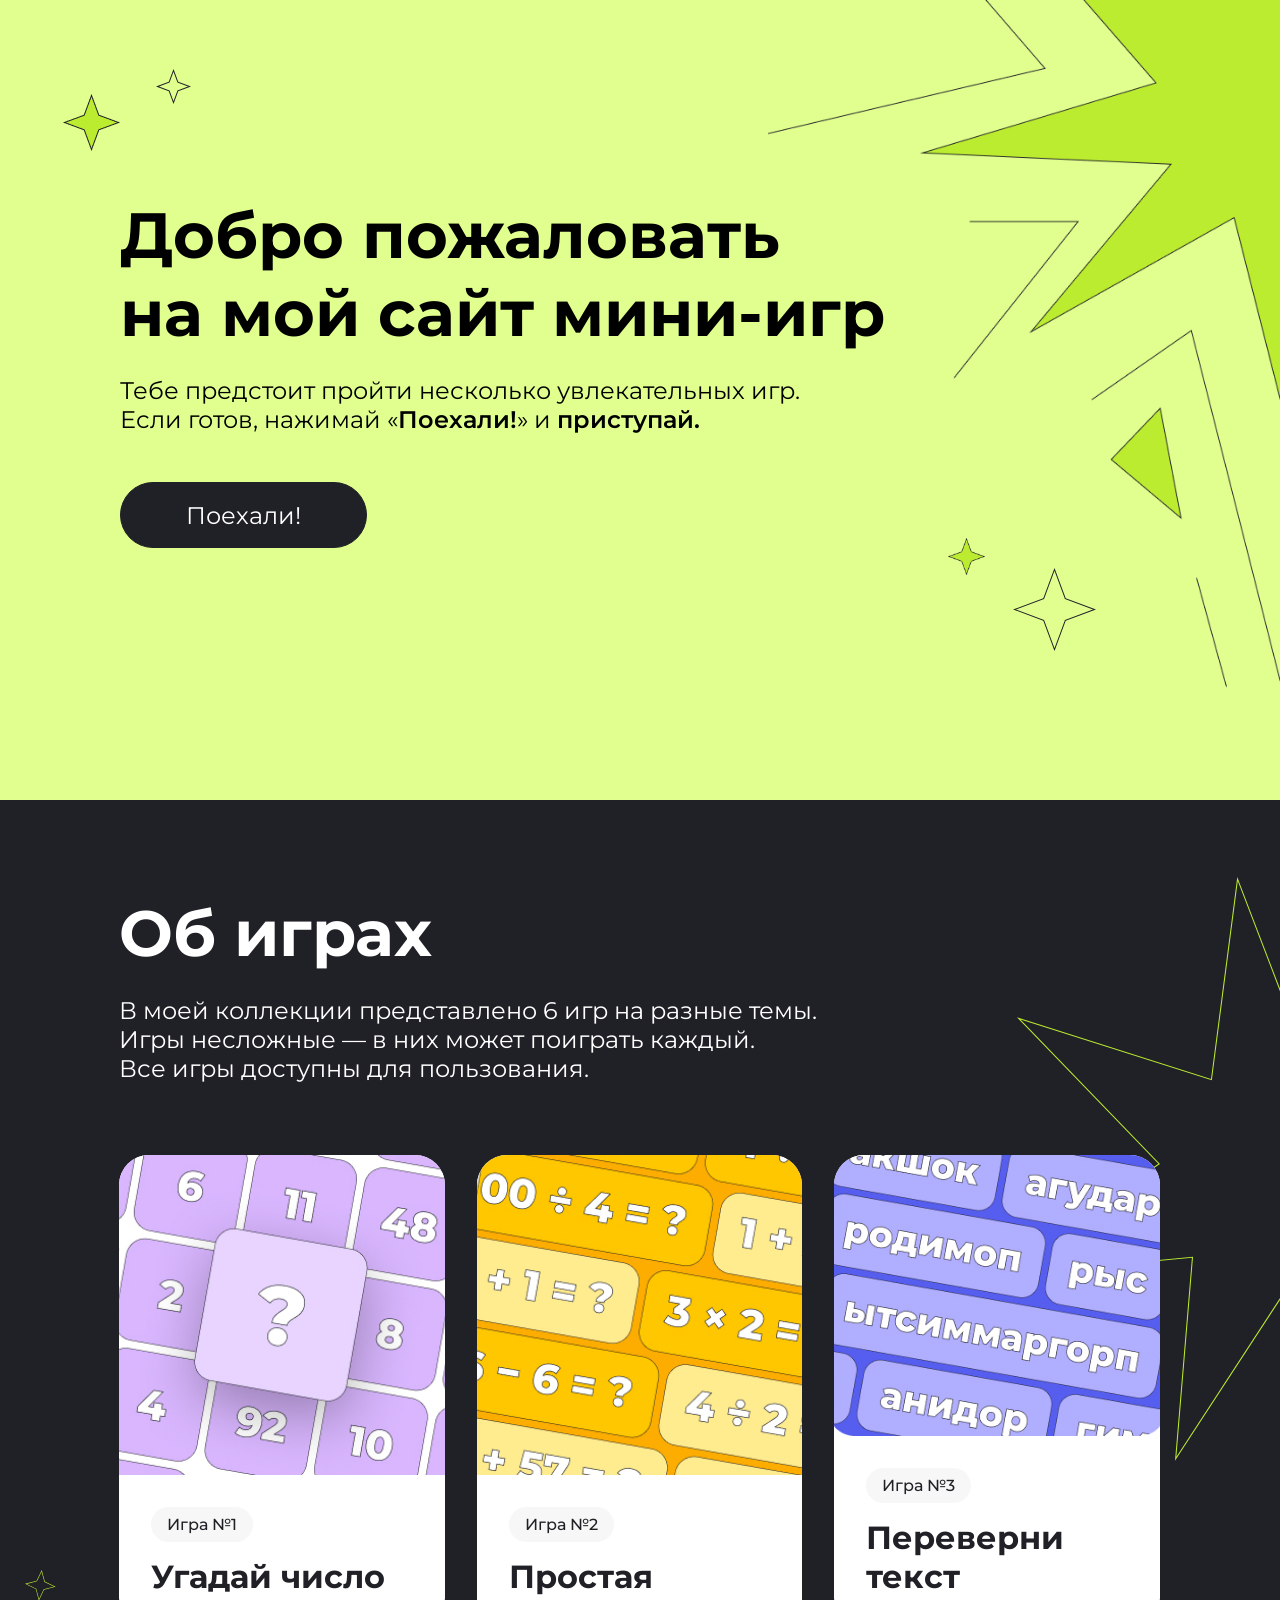
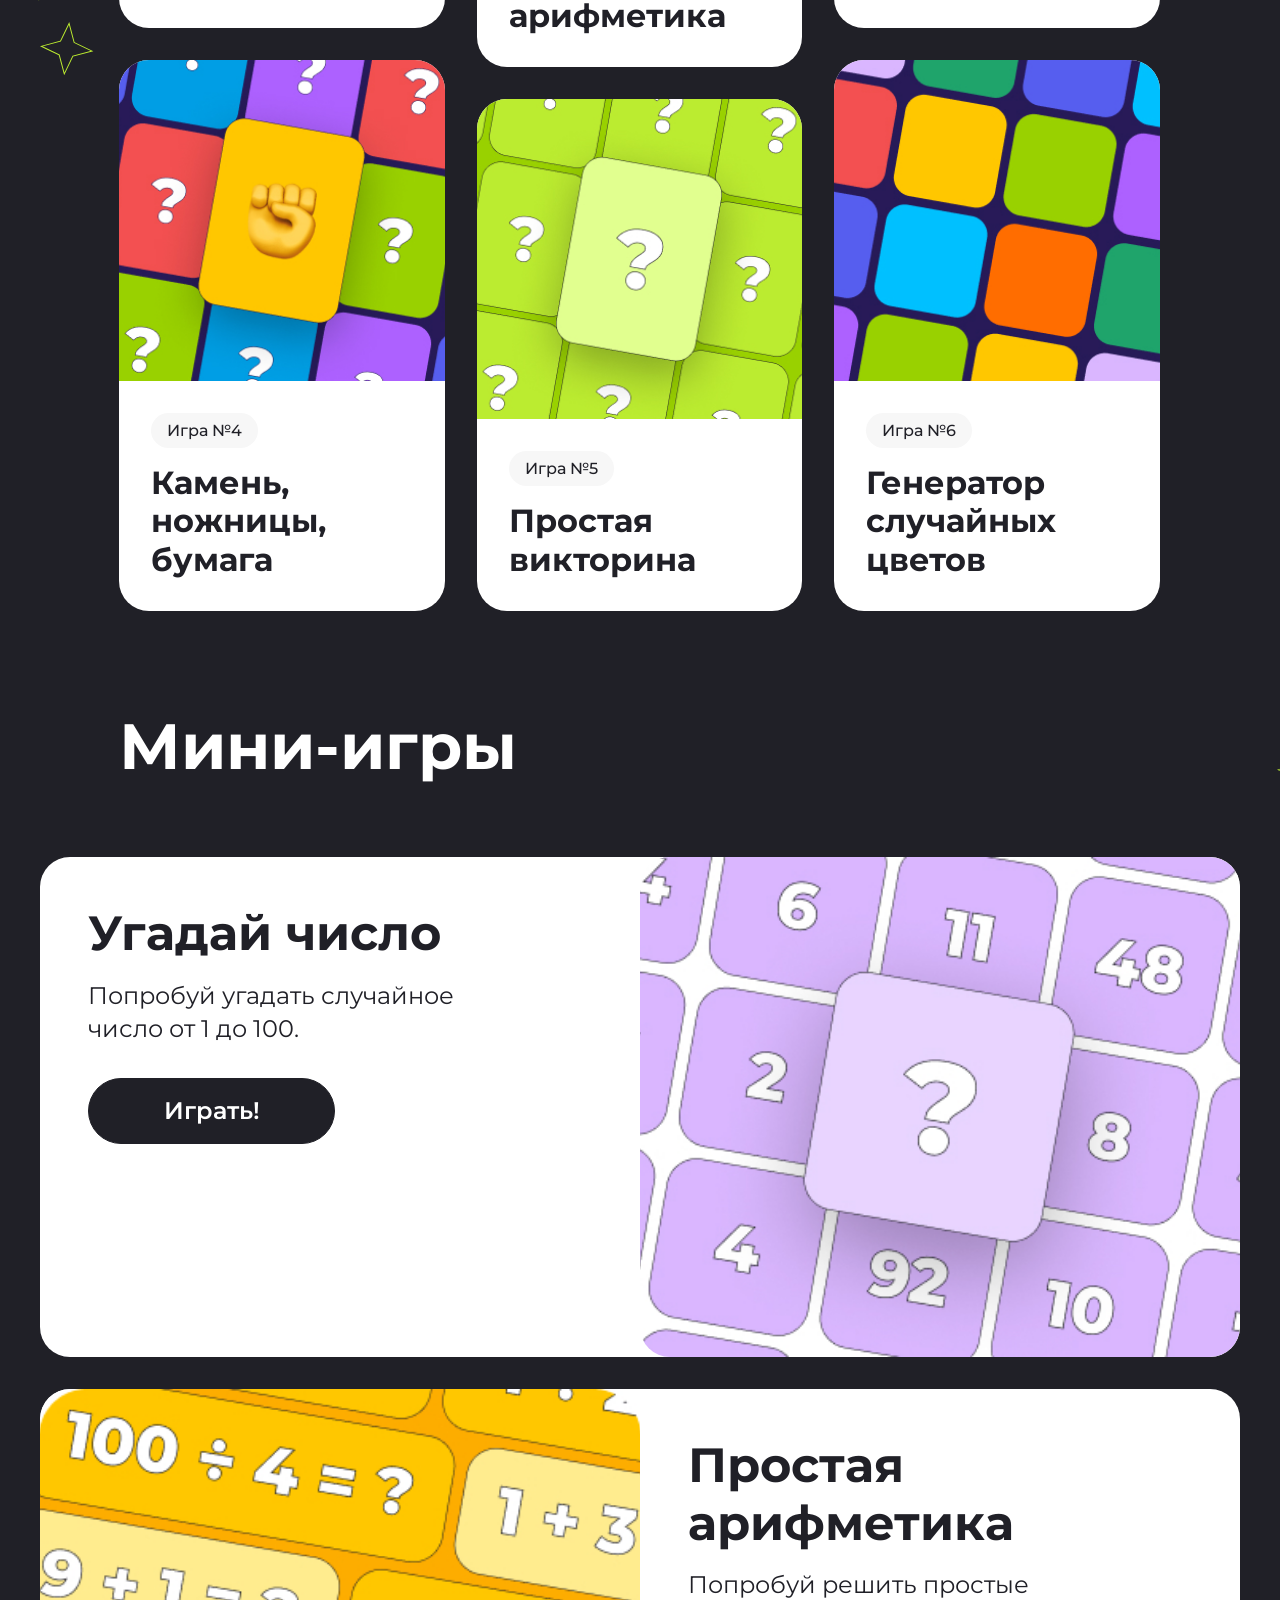
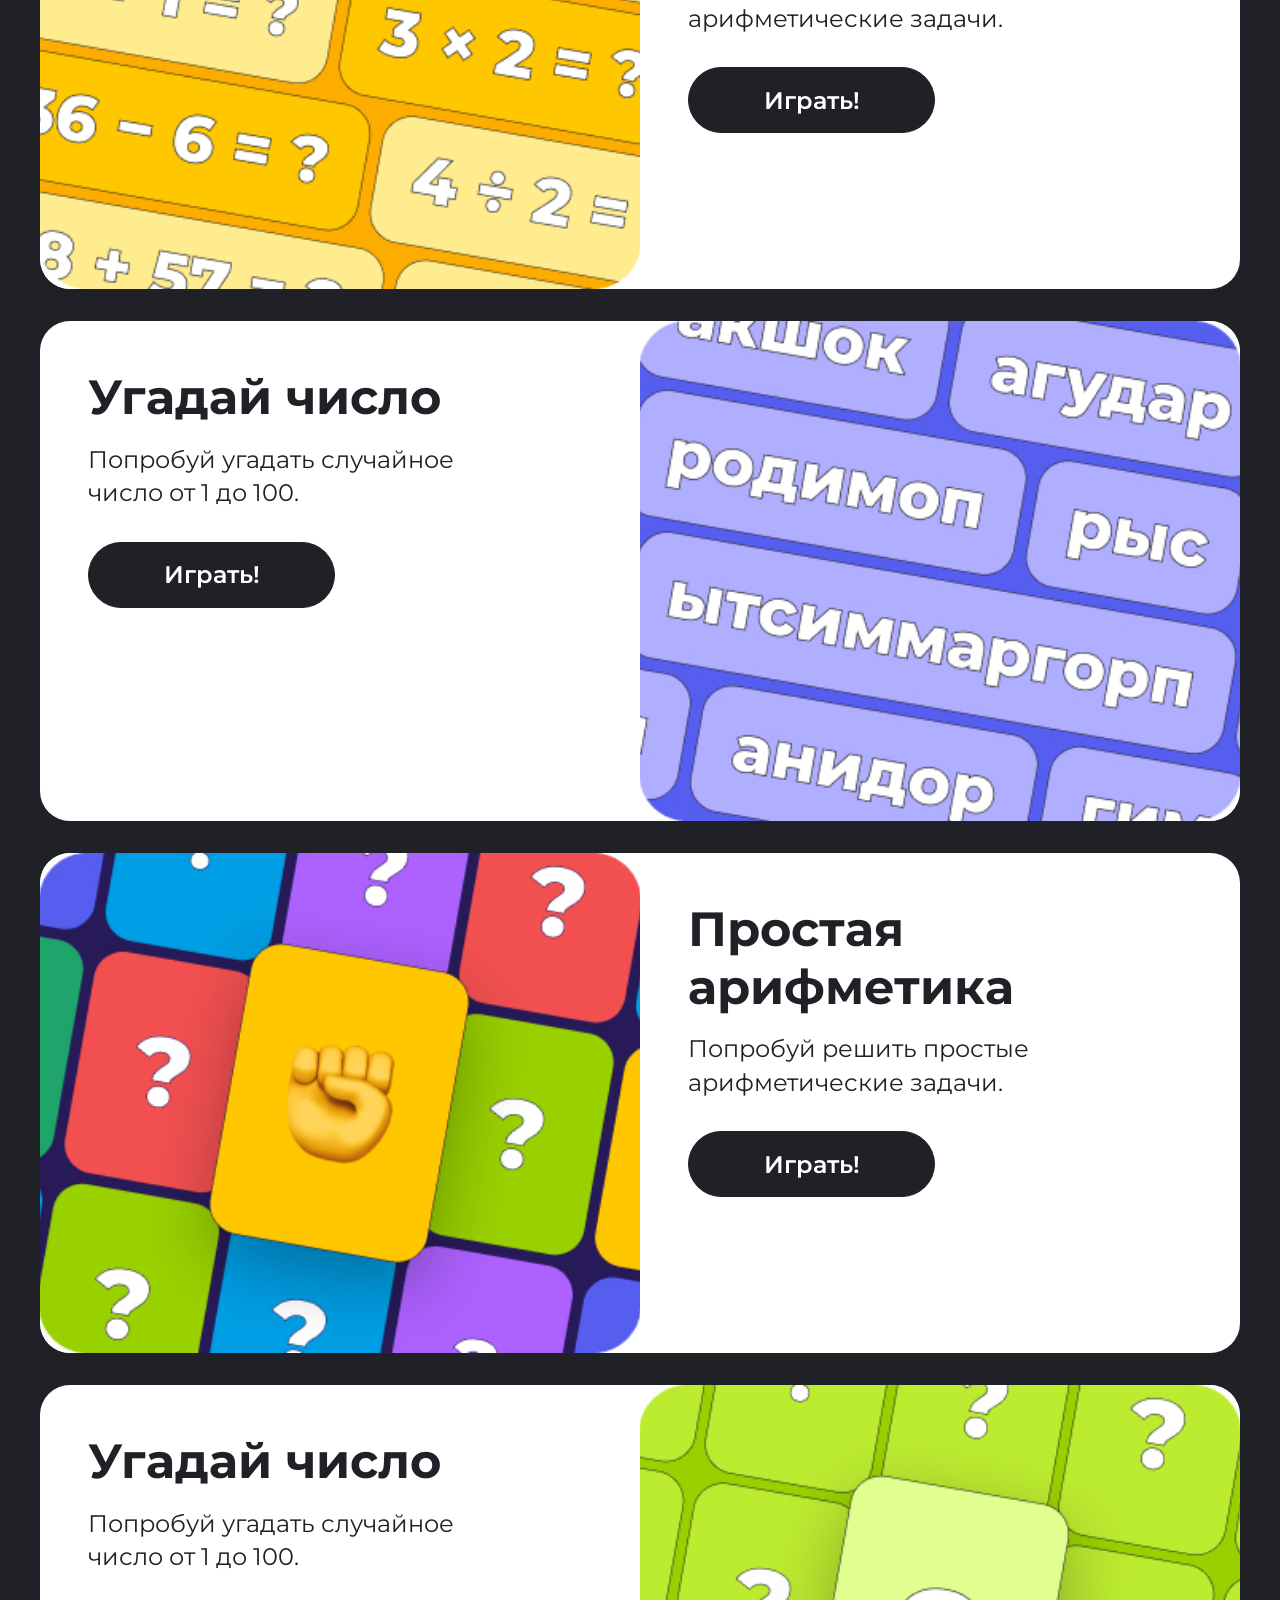
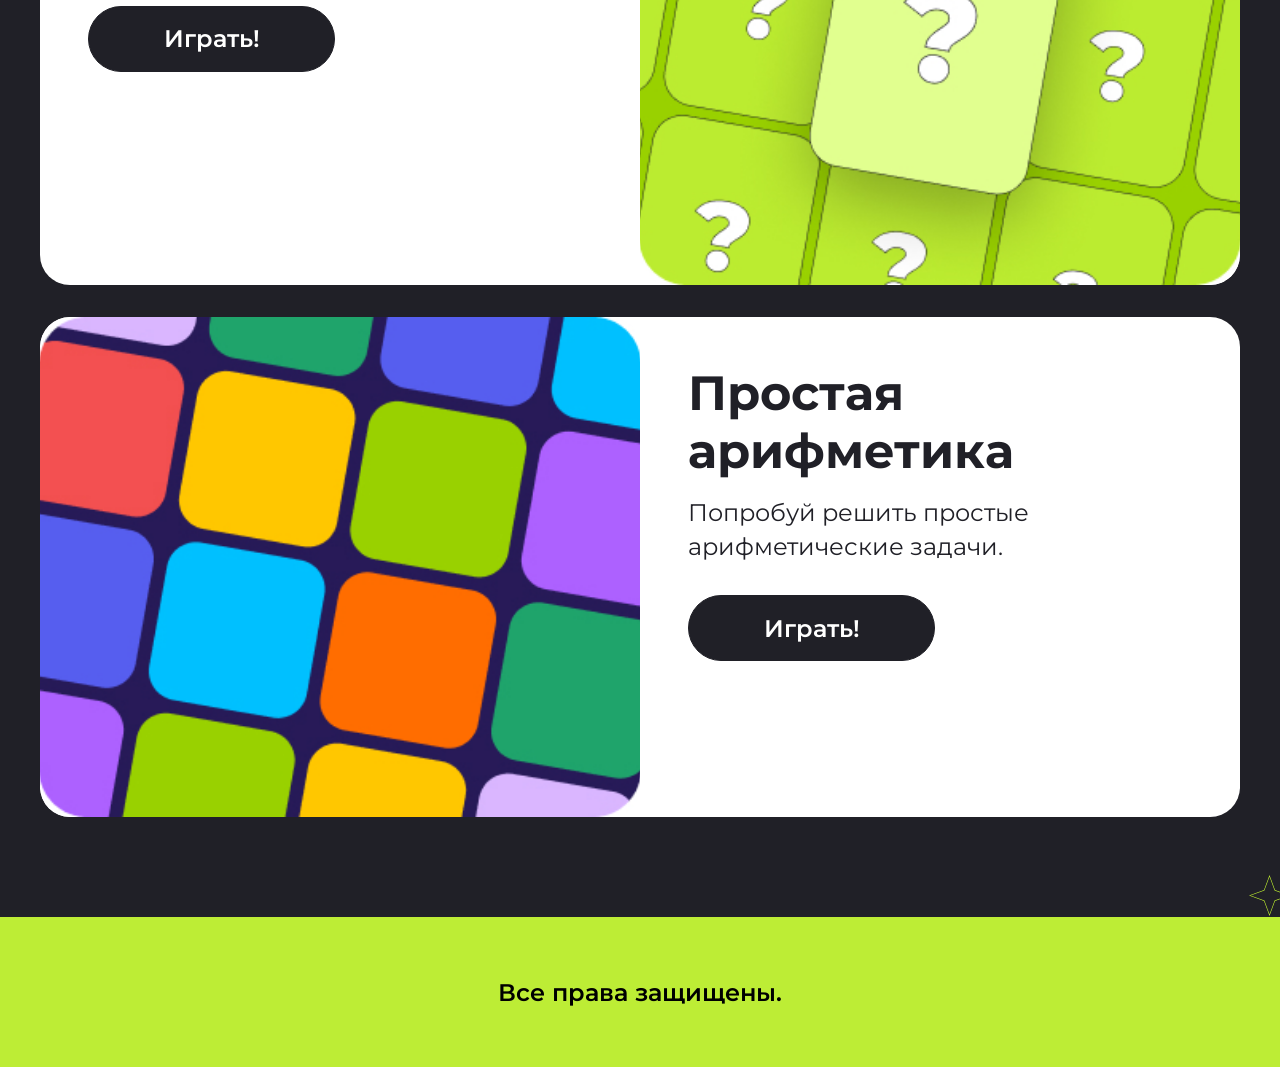
<file: hw-1/index.html>
<!doctype html>
<html lang="ru">
  <head>
    <meta charset="UTF-8" />
    <meta name="viewport" content="width=device-width, initial-scale=1.0" />
    <title>Homework1</title>
    <link rel="preconnect" href="https://fonts.googleapis.com" />
    <link rel="preconnect" href="https://fonts.gstatic.com" crossorigin />
    <link
      href="https://fonts.googleapis.com/css2?family=Montserrat:ital,wght@0,100..900;1,100..900&display=swap"
      rel="stylesheet"
    />
    <link rel="stylesheet" href="style.css" />
  </head>
  <body>
    <header class="header">
      <div class="header__decor">
        <img src="./img/big-star.png" alt="big-star" class="decor-big" />
        <img
          src="./img/dekor-mobil.svg"
          alt="dekor-mobil"
          class="dekor-mobil"
        />
        <img src="./img/Star-green 2.png" alt="star" class="star-1" />
        <img src="./img/Star-bold.svg" alt="star" class="star-2" />
        <img src="./img/Star-green 2.png" alt="star" class="star-3" />
        <img src="./img/Star.svg" alt="star" class="star-4" />
        <img src="./img/Star-mobil.svg" alt="star-mobil" class="star-mobil-1" />
        <img src="./img/Star-bold.svg" alt="star-mobil" class="star-mobil-2" />
      </div>

      <div class="header__content">
        <h1 class="header__name">
          Добро пожаловать <br class="br-desktop" />
          <span class="pair">на мой сайт</span>
          <span class="pair">мини-игр</span>
        </h1>
        <p class="header__paragraph">
          <span class="pair">Тебе предстоит пройти несколько</span>
          <span class="pair"
            >увлекательных игр. <br />
            Если готов,</span
          >
          <span class="pair"
            >нажимай «<b>Поехали!</b>» и <b>приступай.</b></span
          >
        </p>
        <a class="header__button" href="#games-section">Поехали!</a>
        <a class="header__button-mob" href="#mobil-games">Поехали!</a>
      </div>
    </header>

    <section class="hero">
      <div class="hero__decor">
        <img
          src="./img/Star-section.svg"
          alt="Star-section"
          class="Star-section"
        />
        <img src="./img/Star-black.svg" alt="Star-black" class="Star-5" />
        <img src="./img/Star-black.svg" alt="Star-black" class="Star-6" />
      </div>
      <h2 class="hero__name" id="games-section">Об играх</h2>
      <p class="hero__paragraph">
        В моей коллекции представлено 6 игр на разные темы. <br />
        Игры несложные — в них может поиграть каждый. <br />
        Все игры доступны для пользования.
      </p>
      <div class="games">
        <!-- Карточка 1 -->
        <a href="#game-1" class="game-card">
          <div class="game-card__img-wrapper">
            <img
              src="./img/game1.jpg"
              alt="Угадай число"
              class="game-card__img"
            />
          </div>
          <div class="card-one">
            <span class="game-card__badge">Игра №1</span>
            <h3 class="game-card__title">Угадай число</h3>
          </div>
        </a>

        <!-- Карточка 2 -->
        <a href="#game-2" class="game-card">
          <div class="game-card__img-wrapper">
            <img
              src="./img/game2.jpg"
              alt="Простая арифметика"
              class="game-card__img"
            />
          </div>
          <div class="game-card__content">
            <span class="game-card__badge">Игра №2</span>
            <h3 class="game-card__title">Простая арифметика</h3>
          </div>
        </a>

        <!-- Карточка 3 -->
        <a href="#game-3" class="game-card">
          <div class="game-card__img-wrapper">
            <img
              src="./img/game3.jpg"
              alt="Простая арифметика"
              class="game-card__img"
            />
          </div>
          <div class="game-card__content">
            <span class="game-card__badge">Игра №3</span>
            <h3 class="game-card__title">Переверни текст</h3>
          </div>
        </a>

        <!-- Карточка 4 -->
        <a href="#game-4" class="game-card">
          <div class="game-card__img-wrapper">
            <img
              src="./img/game4.jpg"
              alt="Простая арифметика"
              class="game-card__img"
            />
          </div>
          <div class="game-card__content">
            <span class="game-card__badge">Игра №4</span>
            <h3 class="game-card__title">
              Камень, <br />
              ножницы, <br />
              бумага
            </h3>
          </div>
        </a>

        <!-- Карточка 5 -->
        <a href="#game-5" class="game-card">
          <div class="game-card__img-wrapper">
            <img
              src="./img/game5.jpg"
              alt="Простая арифметика"
              class="game-card__img"
            />
          </div>
          <div class="game-card__content">
            <span class="game-card__badge">Игра №5</span>
            <h3 class="game-card__title">Простая викторина</h3>
          </div>
        </a>

        <!-- Карточка 6 -->
        <a href="#game-6" class="game-card">
          <div class="game-card__img-wrapper">
            <img
              src="./img/game6.jpg"
              alt="Простая арифметика"
              class="game-card__img"
            />
          </div>
          <div class="game-card__content">
            <span class="game-card__badge">Игра №6</span>
            <h3 class="game-card__title">
              Генератор случайных <br />
              цветов
            </h3>
          </div>
        </a>
      </div>
    </section>

    <section class="hero-mobile">
      <h2 class="hero-mobile__name" id="mobil-games">Мини-игры</h2>

      <div class="games-list">
        <article class="game-card">
          <div class="game-card__img-wrapper">
            <img
              src="./img/game1.jpg"
              alt="Угадай число"
              class="game-card__img"
            />
          </div>
          <div class="game-card__content">
            <h3 class="game-card__title">Угадай число</h3>
            <p class="game-card__paragraph">
              Попробуй угадать случайное число от 1 до 100.
            </p>
            <a href="#" class="game-card__button">Играть!</a>
          </div>
        </article>

        <article class="game-card">
          <div class="game-card__img-wrapper">
            <img
              src="./img/game2.jpg"
              alt="Угадай число"
              class="game-card__img"
            />
          </div>
          <div class="game-card__content">
            <h3 class="game-card__title">Простая арифметика</h3>
            <p class="game-card__paragraph">
              Попробуй решить простые арифметические задачи.
            </p>
            <a href="#" class="game-card__button">Играть!</a>
          </div>
        </article>

        <article class="game-card">
          <div class="game-card__img-wrapper">
            <img
              src="./img/game3.jpg"
              alt="Угадай число"
              class="game-card__img"
            />
          </div>
          <div class="game-card__content">
            <h3 class="game-card__title">Переверни текст</h3>
            <p class="game-card__paragraph">
              Попробуй ввести текст, который будет перевернут.
            </p>
            <a href="#" class="game-card__button">Играть!</a>
          </div>
        </article>

        <article class="game-card">
          <div class="game-card__img-wrapper">
            <img
              src="./img/game4.jpg"
              alt="Угадай число"
              class="game-card__img"
            />
          </div>
          <div class="game-card__content">
            <h3 class="game-card__title">Камень, ножницы, бумага</h3>
            <p class="game-card__paragraph">
              Сыграй в популярную игру против компьютера.
            </p>
            <a href="#" class="game-card__button">Играть!</a>
          </div>
        </article>

        <article class="game-card">
          <div class="game-card__img-wrapper">
            <img
              src="./img/game5.jpg"
              alt="Угадай число"
              class="game-card__img"
            />
          </div>
          <div class="game-card__content">
            <h3 class="game-card__title">Простая викторина</h3>
            <p class="game-card__paragraph">
              Отвечай на вопросы викторины с вариантами ответов.
            </p>
            <a href="#" class="game-card__button">Играть!</a>
          </div>
        </article>

        <article class="game-card">
          <div class="game-card__img-wrapper">
            <img
              src="./img/game6.jpg"
              alt="Угадай число"
              class="game-card__img"
            />
          </div>
          <div class="game-card__content">
            <h3 class="game-card__title">Генератор случайных цветов</h3>
            <p class="game-card__paragraph">
              Игра, в которой при клике <br />
              на кнопку фон страницы <br />
              меняется на случайный.
            </p>
            <a href="#" class="game-card__button">Играть!</a>
          </div>
        </article>
      </div>
    </section>

    <section class="games-desktop">
      <div class="games-desktop__decor">
        <img src="./img/Star-black.svg" alt="Star-black" class="Star-7" />
        <img src="./img/Star-black.svg" alt="Star-black" class="Star-8" />
        <img src="./img/Star-black2.svg" alt="Star-black2" class="Star-9" />
        <img src="./img/Star-black2.svg" alt="Star-black2" class="Star-10" />
      </div>
      <h2 class="games-desktop__name">Мини-игры</h2>

      <div class="games-list-desktop">
        <!-- Карточка 1 -->
        <article class="game-card-desktop">
          <div class="game-card-desktop__content">
            <h3 class="game-card-desktop__title" id="game-1">Угадай число</h3>
            <p class="game-card-desktop__paragraph">
              Попробуй угадать случайное <br />
              число от 1 до 100.
            </p>
            <a href="#" class="game-card-desktop__button">Играть!</a>
          </div>
          <div class="game-card-desktop__img-wrapper">
            <img
              src="./img/game1.jpg"
              alt="Угадай число"
              class="game-card-desktop__img"
            />
          </div>
        </article>

        <!-- Карточка 2 -->
        <article class="game-card-desktop">
          <div class="game-card-desktop__content">
            <h3 class="game-card-desktop__title" id="game-2">Простая арифметика</h3>
            <p class="game-card-desktop__paragraph">
              Попробуй решить простые арифметические задачи.
            </p>
            <a href="#" class="game-card-desktop__button">Играть!</a>
          </div>
          <div class="game-card-desktop__img-wrapper">
            <img
              src="./img/game2.jpg"
              alt="Простая арифметика"
              class="game-card-desktop__img"
            />
          </div>
        </article>

        <!-- Карточка 3 -->
        <article class="game-card-desktop">
          <div class="game-card-desktop__content">
            <h3 class="game-card-desktop__title" id="game-3">Угадай число</h3>
            <p class="game-card-desktop__paragraph">
              Попробуй угадать случайное <br />
              число от 1 до 100.
            </p>
            <a href="#" class="game-card-desktop__button">Играть!</a>
          </div>
          <div class="game-card-desktop__img-wrapper">
            <img
              src="./img/game3.jpg"
              alt="Угадай число"
              class="game-card-desktop__img"
            />
          </div>
        </article>

        <!-- Карточка 4 -->
        <article class="game-card-desktop">
          <div class="game-card-desktop__content">
            <h3 class="game-card-desktop__title" id="game-4">Простая арифметика</h3>
            <p class="game-card-desktop__paragraph">
              Попробуй решить простые арифметические задачи.
            </p>
            <a href="#" class="game-card-desktop__button">Играть!</a>
          </div>
          <div class="game-card-desktop__img-wrapper">
            <img
              src="./img/game4.jpg"
              alt="Простая арифметика"
              class="game-card-desktop__img"
            />
          </div>
        </article>

        <!-- Карточка 5 -->
        <article class="game-card-desktop">
          <div class="game-card-desktop__content">
            <h3 class="game-card-desktop__title" id="game-5">Угадай число</h3>
            <p class="game-card-desktop__paragraph">
              Попробуй угадать случайное <br />
              число от 1 до 100.
            </p>
            <a href="#" class="game-card-desktop__button">Играть!</a>
          </div>
          <div class="game-card-desktop__img-wrapper">
            <img
              src="./img/game5.jpg"
              alt="Угадай число"
              class="game-card-desktop__img"
            />
          </div>
        </article>

        <!-- Карточка 6 -->
        <article class="game-card-desktop">
          <div class="game-card-desktop__content">
            <h3 class="game-card-desktop__title" id="game-6">Простая арифметика</h3>
            <p class="game-card-desktop__paragraph">
              Попробуй решить простые арифметические задачи.
            </p>
            <a href="#" class="game-card-desktop__button">Играть!</a>
          </div>
          <div class="game-card-desktop__img-wrapper">
            <img
              src="./img/game6.jpg"
              alt="Простая арифметика"
              class="game-card-desktop__img"
            />
          </div>
        </article>
      </div>
    </section>
    <footer class="footer">
      <h3 class="footer__name">Все права защищены.</h3>
    </footer>
  </body>
</html>
</file>
<file: hw-1/style.css>
* {
  box-sizing: border-box;
  margin: 0;
  padding: 0;
}

body {
  font-family: "Montserrat";
}

input,
button,
a {
  font-family: "Montserrat";
}

html {
  scroll-behavior: smooth;
}

.header b {
  font-weight: 600;
}
.header {
  background-image: url(./img/header-bg.jpg);
  background-size: cover;
  background-repeat: no-repeat;
  width: 100%;
  min-height: 800px;
  margin: 0 auto;
  padding: 196px 120px 44px;
  position: relative;
  overflow: hidden;
}
.header__name {
  font-size: 64px;
  font-weight: 700;
  padding-bottom: 24px;
}
.header__paragraph {
  padding-bottom: 48px;
  font-size: 24px;
  font-weight: 400;
}
.header__button {
  display: flex;
  justify-content: center;
  align-items: center;
  cursor: pointer;
  text-decoration: none;
  font-size: 24px;
  border: 1px solid #202027;
  border-radius: 60px;
  width: 247px;
  height: 66px;
  color: #ffffff;
  background-color: #202027;
}
.header__button:hover {
  background-color: #ffffff;
  color: #202027;
  border-color: #202027;
}
.header__button-mob {
  display: none;
}
.header__content {
  max-width: 769px;
}
.header__decor {
  position: absolute;
  top: 0;
  left: 0;
  width: 100%;
  height: 100%;
  pointer-events: none;
  z-index: 1;
  inset: 0;
}
.header__decor .decor-big {
  position: absolute;
  width: 1074px;
  right: 0%;
  max-width: 40%;
  height: auto;
}
.header__decor .star-1 {
  position: absolute;
  top: 94px;
  left: 63px;
  width: 57px;
  height: 57px;
}
.header__decor .star-2 {
  position: absolute;
  top: 69px;
  left: 156px;
  width: 35px;
  height: 35px;
}
.header__decor .star-3 {
  position: absolute;
  top: 538px;
  left: 948px;
  width: 37px;
  height: 37px;
}
.header__decor .star-4 {
  position: absolute;
  top: 568px;
  left: 1013px;
  width: 83px;
  height: 83px;
}
.header__decor .star-mobil-1 {
  display: none;
}
.header__decor .dekor-mobil {
  display: none;
}
.header__decor .star-mobil-2 {
  display: none;
}
.header .pair {
  white-space: normal;
}

.hero {
  background-color: #202027;
  width: 100%;
  min-height: 1470px;
  min-height: auto;
  position: relative;
  overflow: hidden;
  display: block;
}
.hero__name {
  color: #ffffff;
  font-size: 64px;
  font-weight: 700;
  padding-left: 119px;
  padding-top: 94px;
}
.hero__paragraph {
  padding-left: 119px;
  padding-top: 24px;
  color: #ffffff;
  font-size: 24px;
  font-weight: 400;
}
.hero__decor {
  position: absolute;
  top: 0;
  left: 0;
  width: 100%;
  height: 100%;
  pointer-events: none;
  z-index: 1;
  inset: 0;
}
.hero__decor .Star-section {
  position: absolute;
  top: 77px;
  left: 933px;
  width: 584px;
  height: 584px;
}
.hero__decor .Star-5 {
  position: absolute;
  top: 770px;
  left: 25px;
  width: 31px;
  height: 31px;
}
.hero__decor .Star-6 {
  position: absolute;
  top: 822px;
  left: 40px;
  width: 54px;
  height: 54px;
}
.hero .games {
  display: grid;
  grid-template-columns: repeat(3, 1fr);
  gap: 32px;
  align-items: start;
  padding-top: 72px;
  padding-bottom: 50px;
  padding-left: 119px;
  padding-right: 120px;
  position: relative;
  z-index: 2;
}
.hero .games .game-card {
  display: flex;
  flex-direction: column;
  background-color: #ffffff;
  border-radius: 30px;
  overflow: hidden;
  text-decoration: none;
  width: 100%;
  max-width: 378px;
  height: 473px;
}
.hero .games .game-card__img-wrapper {
  flex: 1 1 auto;
  min-height: 0;
  overflow: hidden;
}
.hero .games .game-card__img {
  width: 100%;
  height: 100%;
  -o-object-fit: cover;
     object-fit: cover;
  display: block;
}
.hero .games .game-card__content {
  flex: 0 0 auto;
  padding: 32px;
  display: flex;
  flex-direction: column;
}
.hero .games .game-card__badge {
  display: inline-flex;
  align-self: flex-start;
  background-color: #f7f7f7;
  color: #202027;
  font-size: 16px;
  font-weight: 500;
  border-radius: 52px;
  margin-bottom: 16px;
  padding: 8px 16px;
  width: -moz-fit-content;
  width: fit-content;
}
.hero .games .game-card__title {
  font-size: 32px;
  font-weight: 700;
  color: #202027;
  line-height: 1.2;
  margin: 0;
}
.hero .games .game-card .card-one {
  flex: 0 0 auto;
  padding: 32px;
}
.hero .games .game-card:nth-child(2),
.hero .games .game-card:nth-child(5) {
  height: 512px;
}
.hero .games .game-card:nth-child(4),
.hero .games .game-card:nth-child(6) {
  height: 551px;
  margin-top: -39px;
}

.hero-mobile {
  display: none;
}

.games-desktop {
  display: block;
  background-color: #202027;
  width: 100%;
  padding-bottom: 100px;
  position: relative;
  overflow: hidden;
}
.games-desktop__name {
  color: #ffffff;
  font-size: 64px;
  font-weight: 700;
  padding-left: 119px;
  padding-top: 46px;
}
.games-desktop .games-list-desktop {
  display: flex;
  flex-direction: column;
  gap: 32px;
  align-items: center;
  margin-top: 72px;
}
.games-desktop .game-card-desktop {
  display: grid;
  grid-template-columns: 1fr 1fr;
  width: 100%;
  max-width: 1200px;
  height: 500px;
  background-color: #ffffff;
  border-radius: 30px;
  overflow: hidden;
}
.games-desktop .game-card-desktop__content {
  display: flex;
  flex-direction: column;
  justify-content: flex-start;
  align-items: flex-start;
  padding: 48px;
}
.games-desktop .game-card-desktop__title {
  font-size: 48px;
  font-weight: 700;
  color: #202027;
  line-height: 1.2;
  margin-bottom: 16px;
}
.games-desktop .game-card-desktop__paragraph {
  font-size: 24px;
  font-weight: 400;
  color: #202027;
  line-height: 1.4;
  margin-bottom: 32px;
}
.games-desktop .game-card-desktop__button {
  display: inline-flex;
  justify-content: center;
  align-items: center;
  text-decoration: none;
  font-size: 24px;
  font-weight: 600;
  border: 1px solid #202027;
  border-radius: 60px;
  width: 247px;
  height: 66px;
  color: #ffffff;
  background-color: #202027;
}
.games-desktop .game-card-desktop__button:hover {
  background-color: #ffffff;
  color: #202027;
}
.games-desktop .game-card-desktop__img-wrapper {
  overflow: hidden;
}
.games-desktop .game-card-desktop__img {
  width: 100%;
  height: 100%;
  -o-object-fit: cover;
     object-fit: cover;
  display: block;
  border-radius: 30px;
}
.games-desktop .game-card-desktop:nth-child(even) .game-card-desktop__content {
  order: 2;
}
.games-desktop .game-card-desktop:nth-child(even) .game-card-desktop__img-wrapper {
  order: 1;
}
.games-desktop .Star-7 {
  position: absolute;
  top: 93px;
  left: 1277px;
  width: 35px;
  height: 35px;
}
.games-desktop .Star-8 {
  position: absolute;
  top: 126px;
  left: 1320px;
  width: 68px;
  height: 68px;
}
.games-desktop .Star-9 {
  position: absolute;
  top: 3366px;
  left: 1319px;
  width: 69px;
  height: 69px;
}
.games-desktop .Star-10 {
  position: absolute;
  top: 3414px;
  left: 1249px;
  width: 41px;
  height: 41px;
}

.footer {
  height: 150px;
  background-color: #bded35;
}
.footer__name {
  color: #000000;
  text-align: center;
  padding-top: 61px;
  font-size: 24px;
  font-weight: 600;
}

@media (max-width: 767px) {
  .hero {
    display: none;
  }
  .header {
    max-width: 100%;
    min-height: 700px;
    box-sizing: border-box;
    padding-top: 147px;
    padding-bottom: 182px;
    display: flex;
    flex-direction: column;
    align-items: center;
    justify-content: flex-start;
  }
  .header__name {
    font-size: 40px;
    font-weight: 700;
    display: grid;
  }
  .header br {
    display: none;
  }
  .header__content {
    text-align: center;
    display: grid;
    justify-content: center;
  }
  .header__content h1 {
    max-width: 262px;
  }
  .header__content p {
    max-width: 296px;
  }
  .header__paragraph {
    font-size: 16px;
    display: grid;
  }
  .header__button-mob {
    display: flex;
    justify-content: center;
    align-items: center;
    cursor: pointer;
    text-decoration: none;
    font-size: 16px;
    border: 1px solid #202027;
    border-radius: 60px;
    width: 285px;
    height: 55px;
    color: #ffffff;
    background-color: #202027;
  }
  .header__button {
    display: none;
  }
  .header .decor-big {
    display: none;
  }
  .header .dekor-mobil {
    display: block;
    position: absolute;
    width: 223px;
    right: 0%;
    max-width: 40%;
    height: auto;
  }
  .header .pair {
    white-space: nowrap;
  }
  .header .star-mobil-1 {
    display: block;
    position: absolute;
    top: 557px;
    left: 272px;
    width: 18px;
    height: 18px;
  }
  .header .star-1 {
    position: absolute;
    width: 35px;
    height: 35px;
    top: 97px;
    left: 37px;
  }
  .header .star-2 {
    position: absolute;
    width: 21px;
    height: 21px;
    top: 64px;
    left: 91px;
  }
  .header .star-mobil-2 {
    display: block;
    position: absolute;
    width: 39px;
    height: 41px;
    top: 580px;
    left: 303px;
  }
  .hero-mobile {
    display: block;
    background-color: #202027;
    max-width: 100%;
    min-height: 3740px;
    position: relative;
    overflow: hidden;
    color: #ffffff;
  }
  .hero-mobile__name {
    font-size: 40px;
    font-weight: 700;
    padding-top: 48px;
    padding-left: 16px;
  }
  .hero-mobile .games-list {
    display: grid;
    grid-template-columns: 1fr;
    gap: 24px;
    padding: 49px 16px 0;
    justify-items: stretch;
  }
  .hero-mobile .games-list .game-card {
    width: 100%;
    max-width: 343px;
    margin: 0 auto;
    min-height: 528px;
    background-color: #ffffff;
    border-radius: 30px;
    overflow: hidden;
    display: flex;
    flex-direction: column;
  }
  .hero-mobile .games-list .game-card__img-wrapper {
    width: 100%;
    height: 284px;
    flex: 0 0 auto;
    overflow: hidden;
  }
  .hero-mobile .games-list .game-card__img {
    width: 100%;
    height: 100%;
    -o-object-fit: cover;
       object-fit: cover;
    display: block;
    border-radius: 30px;
  }
  .hero-mobile .games-list .game-card__content {
    flex: 1 1 auto;
    padding: 32px;
    display: flex;
    flex-direction: column;
  }
  .hero-mobile .games-list .game-card__title {
    color: #202027;
    font-size: 32px;
    font-weight: 700;
  }
  .hero-mobile .games-list .game-card__paragraph {
    color: #000000;
    padding-top: 16px;
    font-size: 16px;
    font-weight: 400;
  }
  .hero-mobile .games-list .game-card__button {
    display: flex;
    justify-content: center;
    align-items: center;
    text-decoration: none;
    font-size: 16px;
    border: 1px solid #202027;
    border-radius: 60px;
    width: 285px;
    height: 55px;
    color: #ffffff;
    background-color: #202027;
    margin-top: 32px;
  }
  .games-desktop {
    display: none;
  }
  .footer {
    min-height: 100px;
  }
  .footer__name {
    font-size: 16px;
  }
}/*# sourceMappingURL=style.css.map */
</file>
